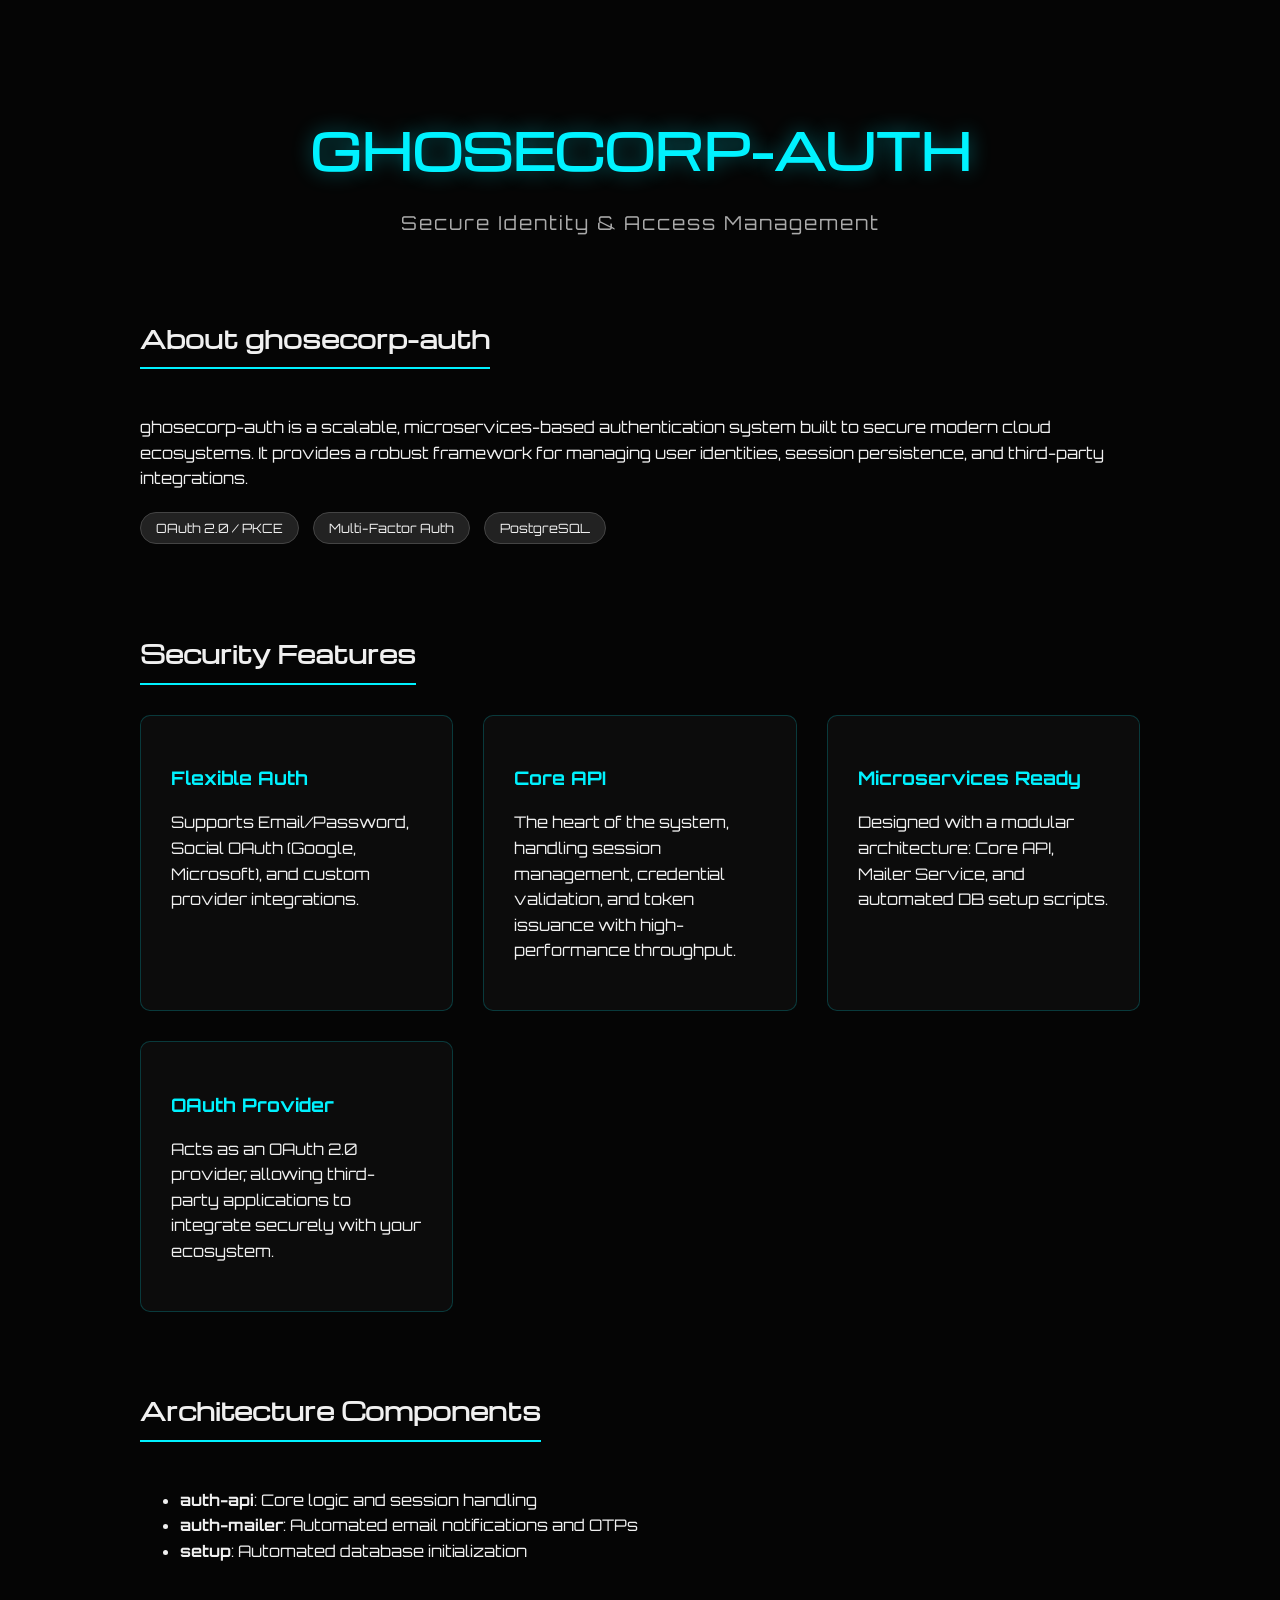
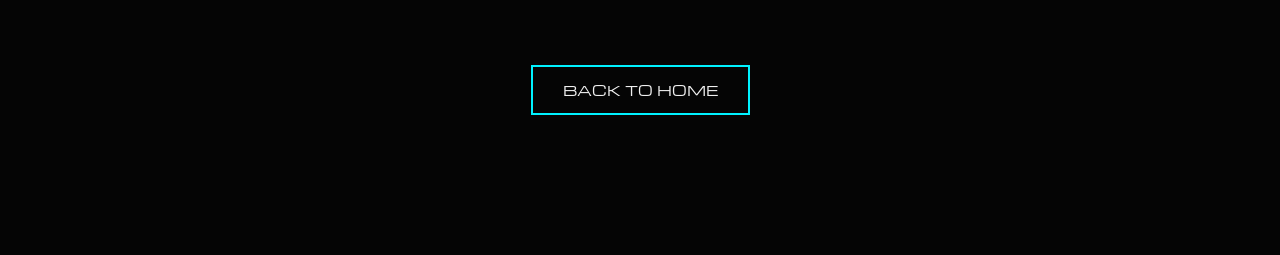
<file: products/ghosecorp-auth/index.html>
<!DOCTYPE html>
<html lang="en">
<head>
    <meta charset="UTF-8">
    <meta name="viewport" content="width=device-width, initial-scale=1.0">
    <title>ghosecorp-auth | Products | GHOSECORP</title>
    <link href="https://fonts.googleapis.com/css2?family=Michroma&family=Orbitron:wght@400;700&display=swap" rel="stylesheet">
    <style>
        :root {
            --bg-color: #050505;
            --text-color: #f0f0f0;
            --accent-color: #00f2ff;
            --accent-glow: rgba(0, 242, 255, 0.4);
        }
        body {
            background-color: var(--bg-color);
            color: var(--text-color);
            font-family: 'Orbitron', sans-serif;
            margin: 0;
            padding: 0;
            line-height: 1.6;
        }
        .container {
            max-width: 1000px;
            margin: 0 auto;
            padding: 80px 20px;
        }
        header {
            text-align: center;
            margin-bottom: 60px;
        }
        h1 {
            font-family: 'Michroma', sans-serif;
            text-transform: uppercase;
            color: var(--accent-color);
            font-size: 3rem;
            margin-bottom: 10px;
            text-shadow: 0 0 20px var(--accent-glow);
        }
        .subtitle {
            font-size: 1.2rem;
            color: #aaa;
            letter-spacing: 2px;
        }
        .section {
            margin-bottom: 60px;
        }
        h2 {
            font-family: 'Michroma', sans-serif;
            border-bottom: 2px solid var(--accent-color);
            padding-bottom: 10px;
            display: inline-block;
            margin-bottom: 30px;
            font-size: 1.5rem;
        }
        .grid {
            display: grid;
            grid-template-columns: repeat(auto-fit, minmax(280px, 1fr));
            gap: 30px;
        }
        .card {
            background: rgba(255, 255, 255, 0.03);
            border: 1px solid rgba(0, 242, 255, 0.2);
            padding: 30px;
            border-radius: 10px;
            transition: all 0.3s ease;
        }
        .card:hover {
            border-color: var(--accent-color);
            box-shadow: 0 0 15px var(--accent-glow);
            transform: translateY(-5px);
        }
        .card h3 {
            color: var(--accent-color);
            margin-bottom: 15px;
        }
        .tech-badge {
            display: inline-block;
            padding: 5px 15px;
            background: #222;
            border: 1px solid #444;
            border-radius: 20px;
            font-size: 0.8rem;
            margin-right: 10px;
            margin-bottom: 10px;
        }
        .back-btn {
            display: inline-block;
            margin-top: 40px;
            padding: 12px 30px;
            border: 2px solid var(--accent-color);
            color: var(--text-color);
            text-decoration: none;
            font-family: 'Michroma', sans-serif;
            text-transform: uppercase;
            font-size: 14px;
            transition: all 0.3s ease;
        }
        .back-btn:hover {
            background: var(--accent-color);
            color: #000;
        }
    </style>
</head>
<body>
    <div class="container">
        <header>
            <h1>ghosecorp-auth</h1>
            <p class="subtitle">Secure Identity & Access Management</p>
        </header>

        <section class="section">
            <h2>About ghosecorp-auth</h2>
            <p>ghosecorp-auth is a scalable, microservices-based authentication system built to secure modern cloud ecosystems. It provides a robust framework for managing user identities, session persistence, and third-party integrations.</p>
            <div style="margin-top: 20px;">
                <span class="tech-badge">OAuth 2.0 / PKCE</span>
                <span class="tech-badge">Multi-Factor Auth</span>
                <span class="tech-badge">PostgreSQL</span>
            </div>
        </section>

        <section class="section">
            <h2>Security Features</h2>
            <div class="grid">
                <div class="card">
                    <h3>Flexible Auth</h3>
                    <p>Supports Email/Password, Social OAuth (Google, Microsoft), and custom provider integrations.</p>
                </div>
                <div class="card">
                    <h3>Core API</h3>
                    <p>The heart of the system, handling session management, credential validation, and token issuance with high-performance throughput.</p>
                </div>
                <div class="card">
                    <h3>Microservices Ready</h3>
                    <p>Designed with a modular architecture: Core API, Mailer Service, and automated DB setup scripts.</p>
                </div>
                <div class="card">
                    <h3>OAuth Provider</h3>
                    <p>Acts as an OAuth 2.0 provider, allowing third-party applications to integrate securely with your ecosystem.</p>
                </div>
            </div>
        </section>

        <section class="section">
            <h2>Architecture Components</h2>
            <ul>
                <li><strong>auth-api</strong>: Core logic and session handling</li>
                <li><strong>auth-mailer</strong>: Automated email notifications and OTPs</li>
                <li><strong>setup</strong>: Automated database initialization</li>
            </ul>
        </section>

        <section class="section" style="text-align: center;">
            <a href="../../" class="back-btn">Back to Home</a>
        </section>
    </div>
</body>
</html>
</file>
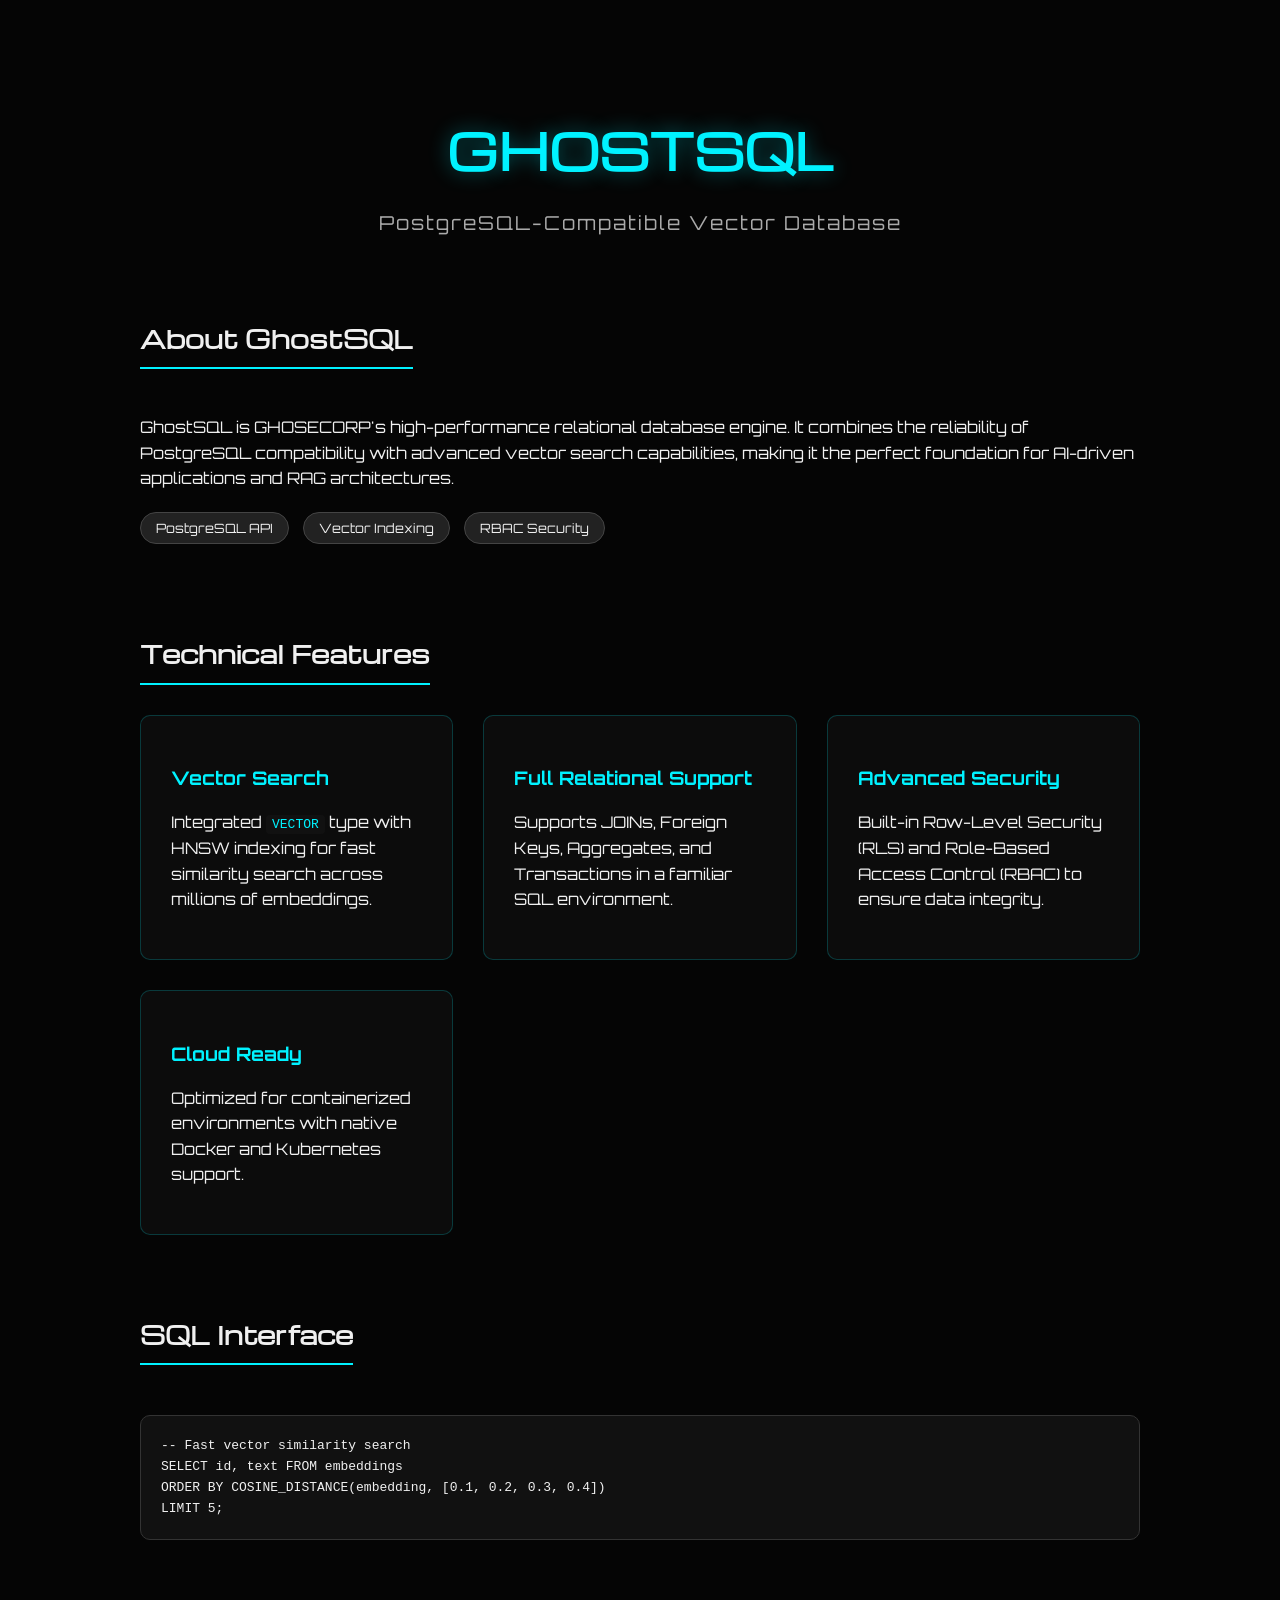
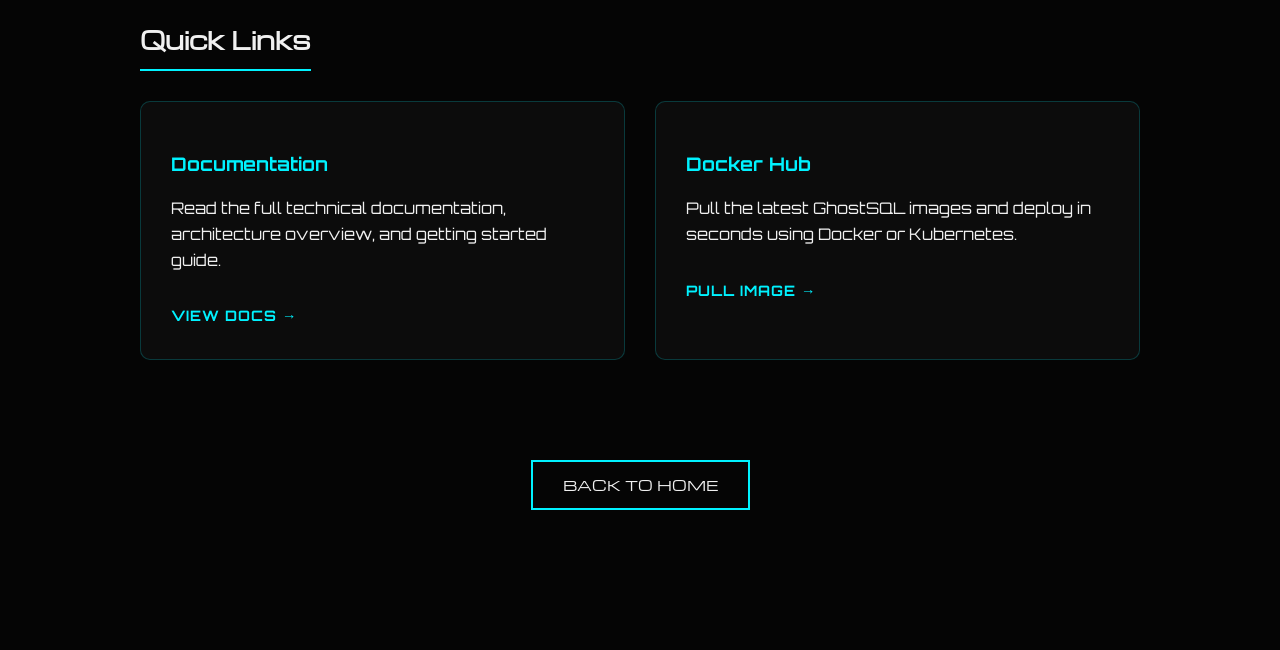
<file: products/ghostsql/index.html>
<!DOCTYPE html>
<html lang="en">
<head>
    <meta charset="UTF-8">
    <meta name="viewport" content="width=device-width, initial-scale=1.0">
    <title>GhostSQL | Products | GHOSECORP</title>
    <link href="https://fonts.googleapis.com/css2?family=Michroma&family=Orbitron:wght@400;700&display=swap" rel="stylesheet">
    <style>
        :root {
            --bg-color: #050505;
            --text-color: #f0f0f0;
            --accent-color: #00f2ff;
            --accent-glow: rgba(0, 242, 255, 0.4);
        }
        body {
            background-color: var(--bg-color);
            color: var(--text-color);
            font-family: 'Orbitron', sans-serif;
            margin: 0;
            padding: 0;
            line-height: 1.6;
        }
        .container {
            max-width: 1000px;
            margin: 0 auto;
            padding: 80px 20px;
        }
        header {
            text-align: center;
            margin-bottom: 60px;
        }
        h1 {
            font-family: 'Michroma', sans-serif;
            text-transform: uppercase;
            color: var(--accent-color);
            font-size: 3rem;
            margin-bottom: 10px;
            text-shadow: 0 0 20px var(--accent-glow);
        }
        .subtitle {
            font-size: 1.2rem;
            color: #aaa;
            letter-spacing: 2px;
        }
        .section {
            margin-bottom: 60px;
        }
        h2 {
            font-family: 'Michroma', sans-serif;
            border-bottom: 2px solid var(--accent-color);
            padding-bottom: 10px;
            display: inline-block;
            margin-bottom: 30px;
            font-size: 1.5rem;
        }
        .grid {
            display: grid;
            grid-template-columns: repeat(auto-fit, minmax(280px, 1fr));
            gap: 30px;
        }
        .card {
            background: rgba(255, 255, 255, 0.03);
            border: 1px solid rgba(0, 242, 255, 0.2);
            padding: 30px;
            border-radius: 10px;
            transition: all 0.3s ease;
        }
        .card:hover {
            border-color: var(--accent-color);
            box-shadow: 0 0 15px var(--accent-glow);
            transform: translateY(-5px);
        }
        .card h3 {
            color: var(--accent-color);
            margin-bottom: 15px;
        }
        code {
            background: #111;
            padding: 2px 6px;
            border-radius: 4px;
            color: var(--accent-color);
        }
        pre {
            background: #111;
            padding: 20px;
            border-radius: 10px;
            overflow-x: auto;
            border: 1px solid #333;
            margin: 20px 0;
        }
        .tech-badge {
            display: inline-block;
            padding: 5px 15px;
            background: #222;
            border: 1px solid #444;
            border-radius: 20px;
            font-size: 0.8rem;
            margin-right: 10px;
            margin-bottom: 10px;
        }
        .product-link {
            display: inline-block;
            margin-top: 15px;
            color: var(--accent-color);
            text-decoration: none;
            font-weight: bold;
            font-size: 0.9rem;
            text-transform: uppercase;
            letter-spacing: 1px;
            border-bottom: 1px solid transparent;
            transition: all 0.3s ease;
        }
        .product-link:hover {
            border-bottom-color: var(--accent-color);
            text-shadow: 0 0 10px var(--accent-glow);
        }
        .back-btn {
            display: inline-block;
            margin-top: 40px;
            padding: 12px 30px;
            border: 2px solid var(--accent-color);
            color: var(--text-color);
            text-decoration: none;
            font-family: 'Michroma', sans-serif;
            text-transform: uppercase;
            font-size: 14px;
            transition: all 0.3s ease;
        }
        .back-btn:hover {
            background: var(--accent-color);
            color: #000;
        }
    </style>
</head>
<body>
    <div class="container">
        <header>
            <h1>GhostSQL</h1>
            <p class="subtitle">PostgreSQL-Compatible Vector Database</p>
        </header>

        <section class="section">
            <h2>About GhostSQL</h2>
            <p>GhostSQL is GHOSECORP's high-performance relational database engine. It combines the reliability of PostgreSQL compatibility with advanced vector search capabilities, making it the perfect foundation for AI-driven applications and RAG architectures.</p>
            <div style="margin-top: 20px;">
                <span class="tech-badge">PostgreSQL API</span>
                <span class="tech-badge">Vector Indexing</span>
                <span class="tech-badge">RBAC Security</span>
            </div>
        </section>

        <section class="section">
            <h2>Technical Features</h2>
            <div class="grid">
                <div class="card">
                    <h3>Vector Search</h3>
                    <p>Integrated <code>VECTOR</code> type with HNSW indexing for fast similarity search across millions of embeddings.</p>
                </div>
                <div class="card">
                    <h3>Full Relational Support</h3>
                    <p>Supports JOINs, Foreign Keys, Aggregates, and Transactions in a familiar SQL environment.</p>
                </div>
                <div class="card">
                    <h3>Advanced Security</h3>
                    <p>Built-in Row-Level Security (RLS) and Role-Based Access Control (RBAC) to ensure data integrity.</p>
                </div>
                <div class="card">
                    <h3>Cloud Ready</h3>
                    <p>Optimized for containerized environments with native Docker and Kubernetes support.</p>
                </div>
            </div>
        </section>

        <section class="section">
            <h2>SQL Interface</h2>
            <pre>
-- Fast vector similarity search
SELECT id, text FROM embeddings
ORDER BY COSINE_DISTANCE(embedding, [0.1, 0.2, 0.3, 0.4])
LIMIT 5;</pre>
        </section>

        <section class="section">
            <h2>Quick Links</h2>
            <div class="grid">
                <a href="https://ghosecorp.github.io/ghostsql/" class="card" style="text-decoration: none; color: inherit;">
                    <h3>Documentation</h3>
                    <p>Read the full technical documentation, architecture overview, and getting started guide.</p>
                    <span class="product-link">View Docs →</span>
                </a>
                <a href="https://hub.docker.com/r/ghosecorp/ghostsql" class="card" style="text-decoration: none; color: inherit;">
                    <h3>Docker Hub</h3>
                    <p>Pull the latest GhostSQL images and deploy in seconds using Docker or Kubernetes.</p>
                    <span class="product-link">Pull Image →</span>
                </a>
            </div>
        </section>

        <section class="section" style="text-align: center;">
            <a href="../../" class="back-btn">Back to Home</a>
        </section>
    </div>
</body>
</html>
</file>
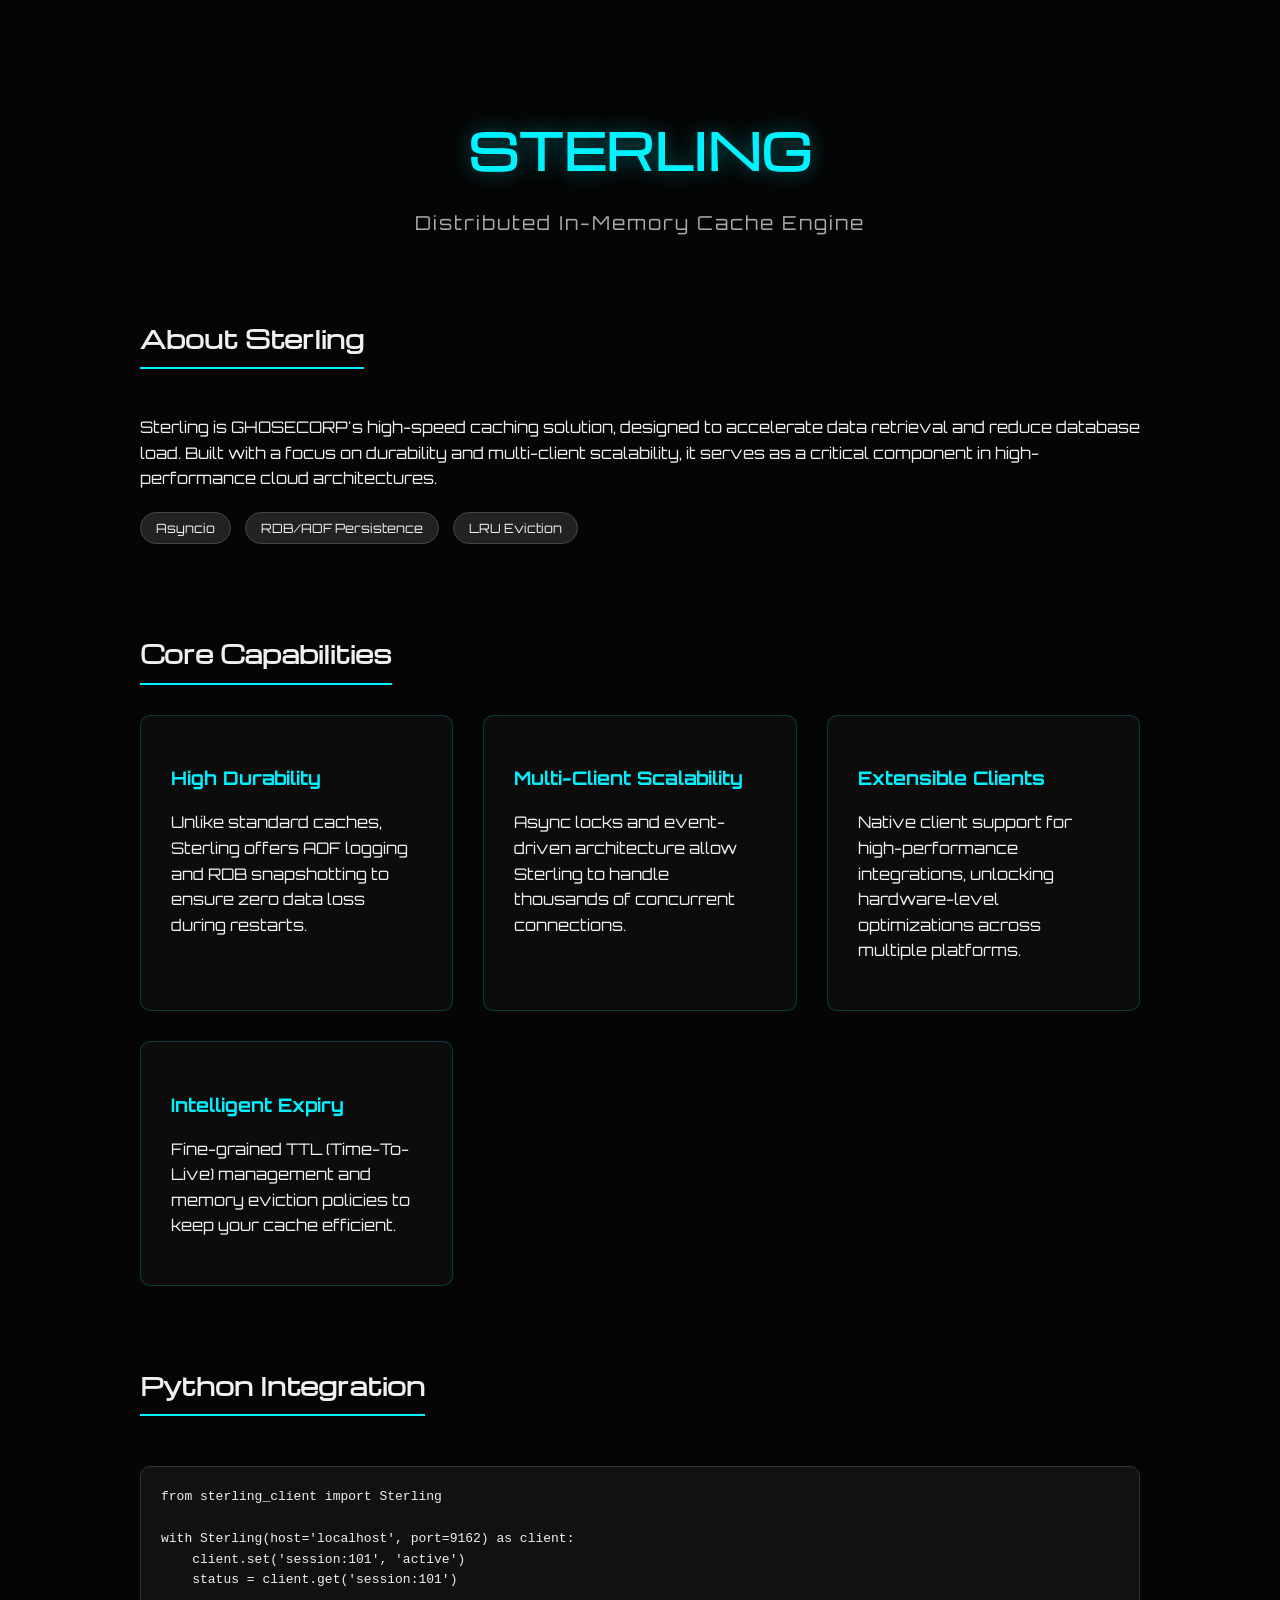
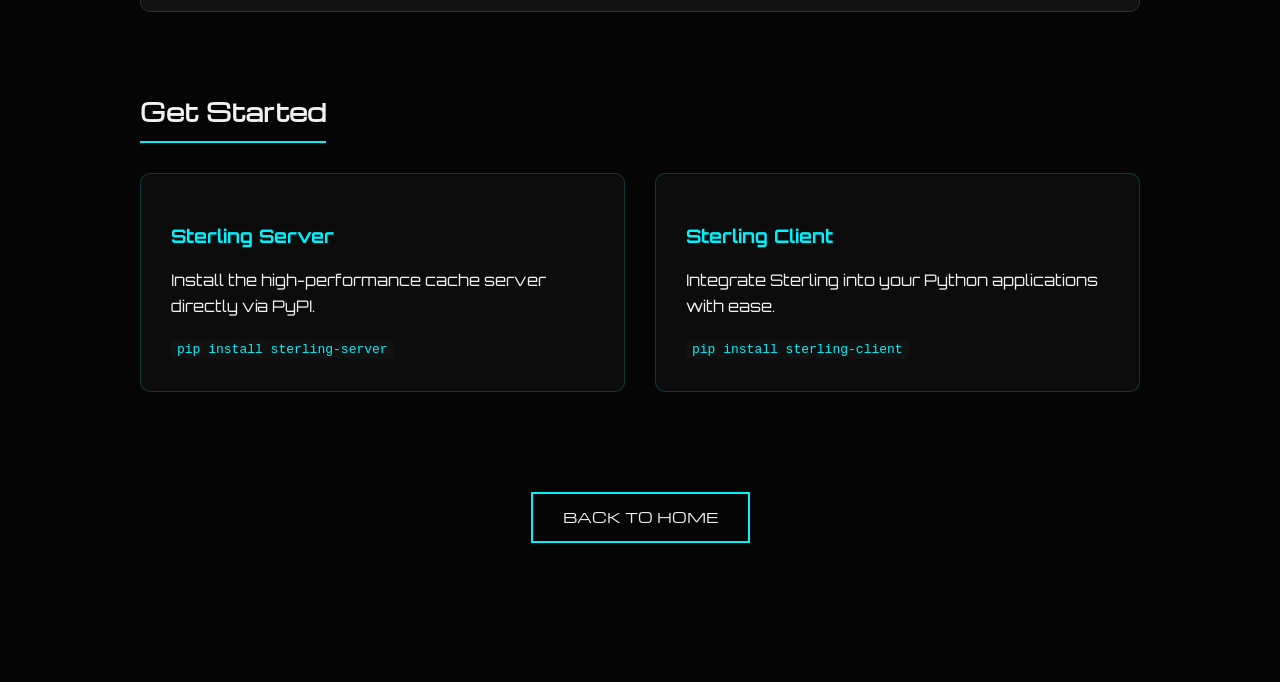
<file: products/sterling/index.html>
<!DOCTYPE html>
<html lang="en">
<head>
    <meta charset="UTF-8">
    <meta name="viewport" content="width=device-width, initial-scale=1.0">
    <title>Sterling | Products | GHOSECORP</title>
    <link href="https://fonts.googleapis.com/css2?family=Michroma&family=Orbitron:wght@400;700&display=swap" rel="stylesheet">
    <style>
        :root {
            --bg-color: #050505;
            --text-color: #f0f0f0;
            --accent-color: #00f2ff;
            --accent-glow: rgba(0, 242, 255, 0.4);
        }
        body {
            background-color: var(--bg-color);
            color: var(--text-color);
            font-family: 'Orbitron', sans-serif;
            margin: 0;
            padding: 0;
            line-height: 1.6;
        }
        .container {
            max-width: 1000px;
            margin: 0 auto;
            padding: 80px 20px;
        }
        header {
            text-align: center;
            margin-bottom: 60px;
        }
        h1 {
            font-family: 'Michroma', sans-serif;
            text-transform: uppercase;
            color: var(--accent-color);
            font-size: 3rem;
            margin-bottom: 10px;
            text-shadow: 0 0 20px var(--accent-glow);
        }
        .subtitle {
            font-size: 1.2rem;
            color: #aaa;
            letter-spacing: 2px;
        }
        .section {
            margin-bottom: 60px;
        }
        h2 {
            font-family: 'Michroma', sans-serif;
            border-bottom: 2px solid var(--accent-color);
            padding-bottom: 10px;
            display: inline-block;
            margin-bottom: 30px;
            font-size: 1.5rem;
        }
        .grid {
            display: grid;
            grid-template-columns: repeat(auto-fit, minmax(280px, 1fr));
            gap: 30px;
        }
        .card {
            background: rgba(255, 255, 255, 0.03);
            border: 1px solid rgba(0, 242, 255, 0.2);
            padding: 30px;
            border-radius: 10px;
            transition: all 0.3s ease;
        }
        .card:hover {
            border-color: var(--accent-color);
            box-shadow: 0 0 15px var(--accent-glow);
            transform: translateY(-5px);
        }
        .card h3 {
            color: var(--accent-color);
            margin-bottom: 15px;
        }
        pre {
            background: #111;
            padding: 20px;
            border-radius: 10px;
            overflow-x: auto;
            border: 1px solid #333;
            margin: 20px 0;
        }
        .tech-badge {
            display: inline-block;
            padding: 5px 15px;
            background: #222;
            border: 1px solid #444;
            border-radius: 20px;
            font-size: 0.8rem;
            margin-right: 10px;
            margin-bottom: 10px;
        }
        code {
            background: #111;
            padding: 2px 6px;
            border-radius: 4px;
            color: var(--accent-color);
        }
        .product-link {
            display: inline-block;
            margin-top: 15px;
            color: var(--accent-color);
            text-decoration: none;
            font-weight: bold;
            font-size: 0.9rem;
            text-transform: uppercase;
            letter-spacing: 1px;
            border-bottom: 1px solid transparent;
            transition: all 0.3s ease;
        }
        .product-link:hover {
            border-bottom-color: var(--accent-color);
            text-shadow: 0 0 10px var(--accent-glow);
        }
        .back-btn {
            display: inline-block;
            margin-top: 40px;
            padding: 12px 30px;
            border: 2px solid var(--accent-color);
            color: var(--text-color);
            text-decoration: none;
            font-family: 'Michroma', sans-serif;
            text-transform: uppercase;
            font-size: 14px;
            transition: all 0.3s ease;
        }
        .back-btn:hover {
            background: var(--accent-color);
            color: #000;
        }
    </style>
</head>
<body>
    <div class="container">
        <header>
            <h1>Sterling</h1>
            <p class="subtitle">Distributed In-Memory Cache Engine</p>
        </header>

        <section class="section">
            <h2>About Sterling</h2>
            <p>Sterling is GHOSECORP's high-speed caching solution, designed to accelerate data retrieval and reduce database load. Built with a focus on durability and multi-client scalability, it serves as a critical component in high-performance cloud architectures.</p>
            <div style="margin-top: 20px;">
                <span class="tech-badge">Asyncio</span>
                <span class="tech-badge">RDB/AOF Persistence</span>
                <span class="tech-badge">LRU Eviction</span>
            </div>
        </section>

        <section class="section">
            <h2>Core Capabilities</h2>
            <div class="grid">
                <div class="card">
                    <h3>High Durability</h3>
                    <p>Unlike standard caches, Sterling offers AOF logging and RDB snapshotting to ensure zero data loss during restarts.</p>
                </div>
                <div class="card">
                    <h3>Multi-Client Scalability</h3>
                    <p>Async locks and event-driven architecture allow Sterling to handle thousands of concurrent connections.</p>
                </div>
                <div class="card">
                    <h3>Extensible Clients</h3>
                    <p>Native client support for high-performance integrations, unlocking hardware-level optimizations across multiple platforms.</p>
                </div>
                <div class="card">
                    <h3>Intelligent Expiry</h3>
                    <p>Fine-grained TTL (Time-To-Live) management and memory eviction policies to keep your cache efficient.</p>
                </div>
            </div>
        </section>

        <section class="section">
            <h2>Python Integration</h2>
            <pre>
from sterling_client import Sterling

with Sterling(host='localhost', port=9162) as client:
    client.set('session:101', 'active')
    status = client.get('session:101')</pre>
        </section>

        <section class="section">
            <h2>Get Started</h2>
            <div class="grid">
                <a href="https://pypi.org/project/sterling-server/" class="card" style="text-decoration: none; color: inherit;">
                    <h3>Sterling Server</h3>
                    <p>Install the high-performance cache server directly via PyPI.</p>
                    <code>pip install sterling-server</code>
                </a>
                <a href="https://pypi.org/project/sterling-client/" class="card" style="text-decoration: none; color: inherit;">
                    <h3>Sterling Client</h3>
                    <p>Integrate Sterling into your Python applications with ease.</p>
                    <code>pip install sterling-client</code>
                </a>
            </div>
        </section>

        <section class="section" style="text-align: center;">
            <a href="../../" class="back-btn">Back to Home</a>
        </section>
    </div>
</body>
</html>
</file>
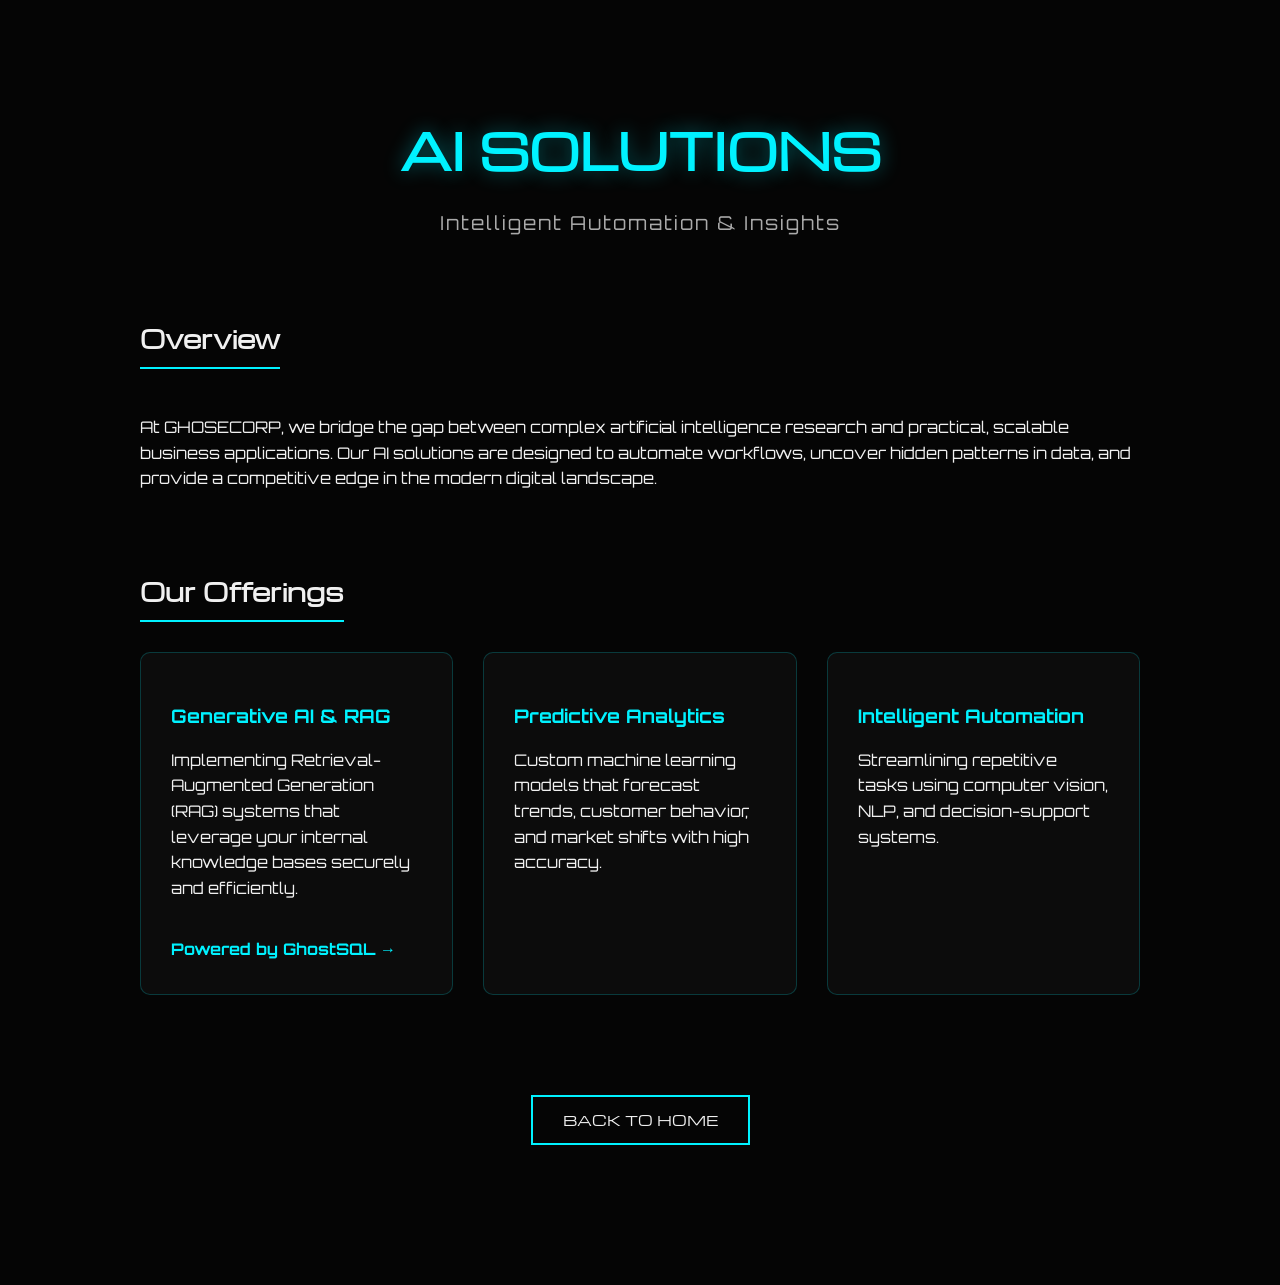
<file: services/ai-solutions/index.html>
<!DOCTYPE html>
<html lang="en">
<head>
    <meta charset="UTF-8">
    <meta name="viewport" content="width=device-width, initial-scale=1.0">
    <title>AI Solutions | Services | GHOSECORP</title>
    <link href="https://fonts.googleapis.com/css2?family=Michroma&family=Orbitron:wght@400;700&display=swap" rel="stylesheet">
    <style>
        :root {
            --bg-color: #050505;
            --text-color: #f0f0f0;
            --accent-color: #00f2ff;
            --accent-glow: rgba(0, 242, 255, 0.4);
        }
        body {
            background-color: var(--bg-color);
            color: var(--text-color);
            font-family: 'Orbitron', sans-serif;
            margin: 0;
            padding: 0;
            line-height: 1.6;
        }
        .container {
            max-width: 1000px;
            margin: 0 auto;
            padding: 80px 20px;
        }
        header {
            text-align: center;
            margin-bottom: 60px;
        }
        h1 {
            font-family: 'Michroma', sans-serif;
            text-transform: uppercase;
            color: var(--accent-color);
            font-size: 3rem;
            margin-bottom: 10px;
            text-shadow: 0 0 20px var(--accent-glow);
        }
        .subtitle {
            font-size: 1.2rem;
            color: #aaa;
            letter-spacing: 2px;
        }
        .section {
            margin-bottom: 60px;
        }
        h2 {
            font-family: 'Michroma', sans-serif;
            border-bottom: 2px solid var(--accent-color);
            padding-bottom: 10px;
            display: inline-block;
            margin-bottom: 30px;
            font-size: 1.5rem;
        }
        .grid {
            display: grid;
            grid-template-columns: repeat(auto-fit, minmax(280px, 1fr));
            gap: 30px;
        }
        .card {
            background: rgba(255, 255, 255, 0.03);
            border: 1px solid rgba(0, 242, 255, 0.2);
            padding: 30px;
            border-radius: 10px;
            transition: all 0.3s ease;
        }
        .card:hover {
            border-color: var(--accent-color);
            box-shadow: 0 0 15px var(--accent-glow);
            transform: translateY(-5px);
        }
        .card h3 {
            color: var(--accent-color);
            margin-bottom: 15px;
        }
        .product-link {
            display: inline-block;
            margin-top: 20px;
            color: var(--accent-color);
            text-decoration: none;
            font-weight: bold;
            border-bottom: 1px solid transparent;
            transition: all 0.3s ease;
        }
        .product-link:hover {
            border-bottom-color: var(--accent-color);
            text-shadow: 0 0 10px var(--accent-glow);
        }
        .back-btn {
            display: inline-block;
            margin-top: 40px;
            padding: 12px 30px;
            border: 2px solid var(--accent-color);
            color: var(--text-color);
            text-decoration: none;
            font-family: 'Michroma', sans-serif;
            text-transform: uppercase;
            font-size: 14px;
            transition: all 0.3s ease;
        }
        .back-btn:hover {
            background: var(--accent-color);
            color: #000;
        }
    </style>
</head>
<body>
    <div class="container">
        <header>
            <h1>AI Solutions</h1>
            <p class="subtitle">Intelligent Automation & Insights</p>
        </header>

        <section class="section">
            <h2>Overview</h2>
            <p>At GHOSECORP, we bridge the gap between complex artificial intelligence research and practical, scalable business applications. Our AI solutions are designed to automate workflows, uncover hidden patterns in data, and provide a competitive edge in the modern digital landscape.</p>
        </section>

        <section class="section">
            <h2>Our Offerings</h2>
            <div class="grid">
                <div class="card">
                    <h3>Generative AI & RAG</h3>
                    <p>Implementing Retrieval-Augmented Generation (RAG) systems that leverage your internal knowledge bases securely and efficiently.</p>
                    <a href="../../products/ghostsql/" class="product-link">Powered by GhostSQL →</a>
                </div>
                <div class="card">
                    <h3>Predictive Analytics</h3>
                    <p>Custom machine learning models that forecast trends, customer behavior, and market shifts with high accuracy.</p>
                </div>
                <div class="card">
                    <h3>Intelligent Automation</h3>
                    <p>Streamlining repetitive tasks using computer vision, NLP, and decision-support systems.</p>
                </div>
            </div>
        </section>

        <section class="section" style="text-align: center;">
            <a href="../../" class="back-btn">Back to Home</a>
        </section>
    </div>
</body>
</html>
</file>
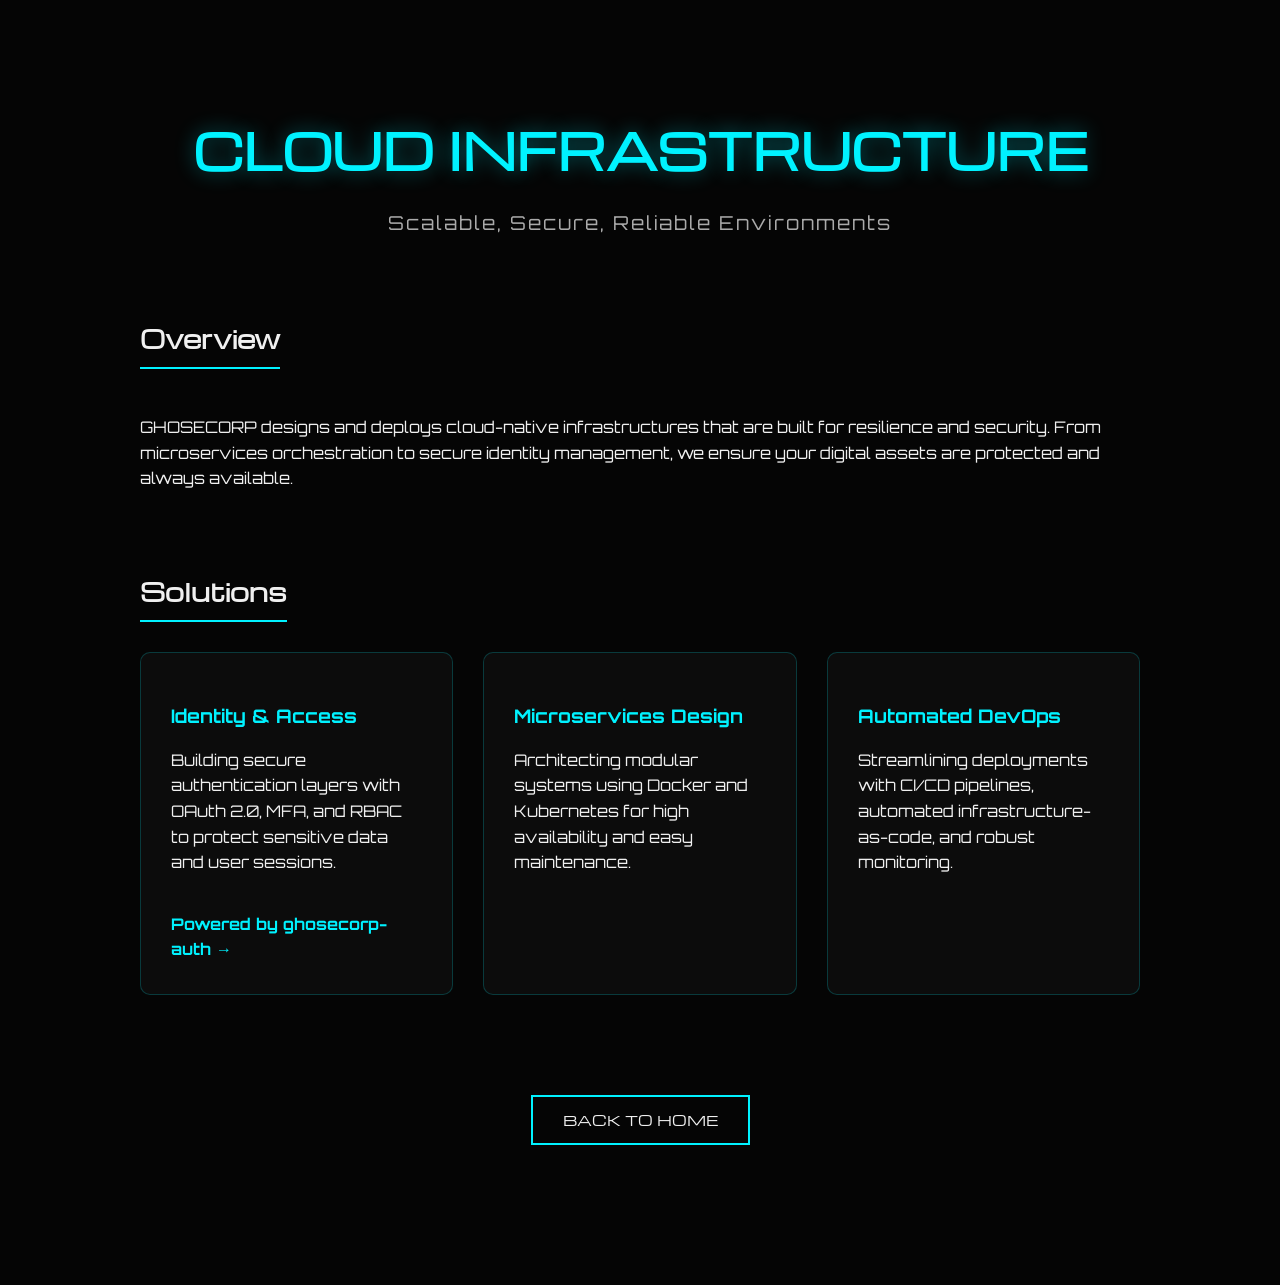
<file: services/cloud-infrastructure/index.html>
<!DOCTYPE html>
<html lang="en">
<head>
    <meta charset="UTF-8">
    <meta name="viewport" content="width=device-width, initial-scale=1.0">
    <title>Cloud Infrastructure | Services | GHOSECORP</title>
    <link href="https://fonts.googleapis.com/css2?family=Michroma&family=Orbitron:wght@400;700&display=swap" rel="stylesheet">
    <style>
        :root {
            --bg-color: #050505;
            --text-color: #f0f0f0;
            --accent-color: #00f2ff;
            --accent-glow: rgba(0, 242, 255, 0.4);
        }
        body {
            background-color: var(--bg-color);
            color: var(--text-color);
            font-family: 'Orbitron', sans-serif;
            margin: 0;
            padding: 0;
            line-height: 1.6;
        }
        .container {
            max-width: 1000px;
            margin: 0 auto;
            padding: 80px 20px;
        }
        header {
            text-align: center;
            margin-bottom: 60px;
        }
        h1 {
            font-family: 'Michroma', sans-serif;
            text-transform: uppercase;
            color: var(--accent-color);
            font-size: 3rem;
            margin-bottom: 10px;
            text-shadow: 0 0 20px var(--accent-glow);
        }
        .subtitle {
            font-size: 1.2rem;
            color: #aaa;
            letter-spacing: 2px;
        }
        .section {
            margin-bottom: 60px;
        }
        h2 {
            font-family: 'Michroma', sans-serif;
            border-bottom: 2px solid var(--accent-color);
            padding-bottom: 10px;
            display: inline-block;
            margin-bottom: 30px;
            font-size: 1.5rem;
        }
        .grid {
            display: grid;
            grid-template-columns: repeat(auto-fit, minmax(280px, 1fr));
            gap: 30px;
        }
        .card {
            background: rgba(255, 255, 255, 0.03);
            border: 1px solid rgba(0, 242, 255, 0.2);
            padding: 30px;
            border-radius: 10px;
            transition: all 0.3s ease;
        }
        .card:hover {
            border-color: var(--accent-color);
            box-shadow: 0 0 15px var(--accent-glow);
            transform: translateY(-5px);
        }
        .card h3 {
            color: var(--accent-color);
            margin-bottom: 15px;
        }
        .product-link {
            display: inline-block;
            margin-top: 20px;
            color: var(--accent-color);
            text-decoration: none;
            font-weight: bold;
            border-bottom: 1px solid transparent;
            transition: all 0.3s ease;
        }
        .product-link:hover {
            border-bottom-color: var(--accent-color);
            text-shadow: 0 0 10px var(--accent-glow);
        }
        .back-btn {
            display: inline-block;
            margin-top: 40px;
            padding: 12px 30px;
            border: 2px solid var(--accent-color);
            color: var(--text-color);
            text-decoration: none;
            font-family: 'Michroma', sans-serif;
            text-transform: uppercase;
            font-size: 14px;
            transition: all 0.3s ease;
        }
        .back-btn:hover {
            background: var(--accent-color);
            color: #000;
        }
    </style>
</head>
<body>
    <div class="container">
        <header>
            <h1>Cloud Infrastructure</h1>
            <p class="subtitle">Scalable, Secure, Reliable Environments</p>
        </header>

        <section class="section">
            <h2>Overview</h2>
            <p>GHOSECORP designs and deploys cloud-native infrastructures that are built for resilience and security. From microservices orchestration to secure identity management, we ensure your digital assets are protected and always available.</p>
        </section>

        <section class="section">
            <h2>Solutions</h2>
            <div class="grid">
                <div class="card">
                    <h3>Identity & Access</h3>
                    <p>Building secure authentication layers with OAuth 2.0, MFA, and RBAC to protect sensitive data and user sessions.</p>
                    <a href="../../products/ghosecorp-auth/" class="product-link">Powered by ghosecorp-auth →</a>
                </div>
                <div class="card">
                    <h3>Microservices Design</h3>
                    <p>Architecting modular systems using Docker and Kubernetes for high availability and easy maintenance.</p>
                </div>
                <div class="card">
                    <h3>Automated DevOps</h3>
                    <p>Streamlining deployments with CI/CD pipelines, automated infrastructure-as-code, and robust monitoring.</p>
                </div>
            </div>
        </section>

        <section class="section" style="text-align: center;">
            <a href="../../" class="back-btn">Back to Home</a>
        </section>
    </div>
</body>
</html>
</file>
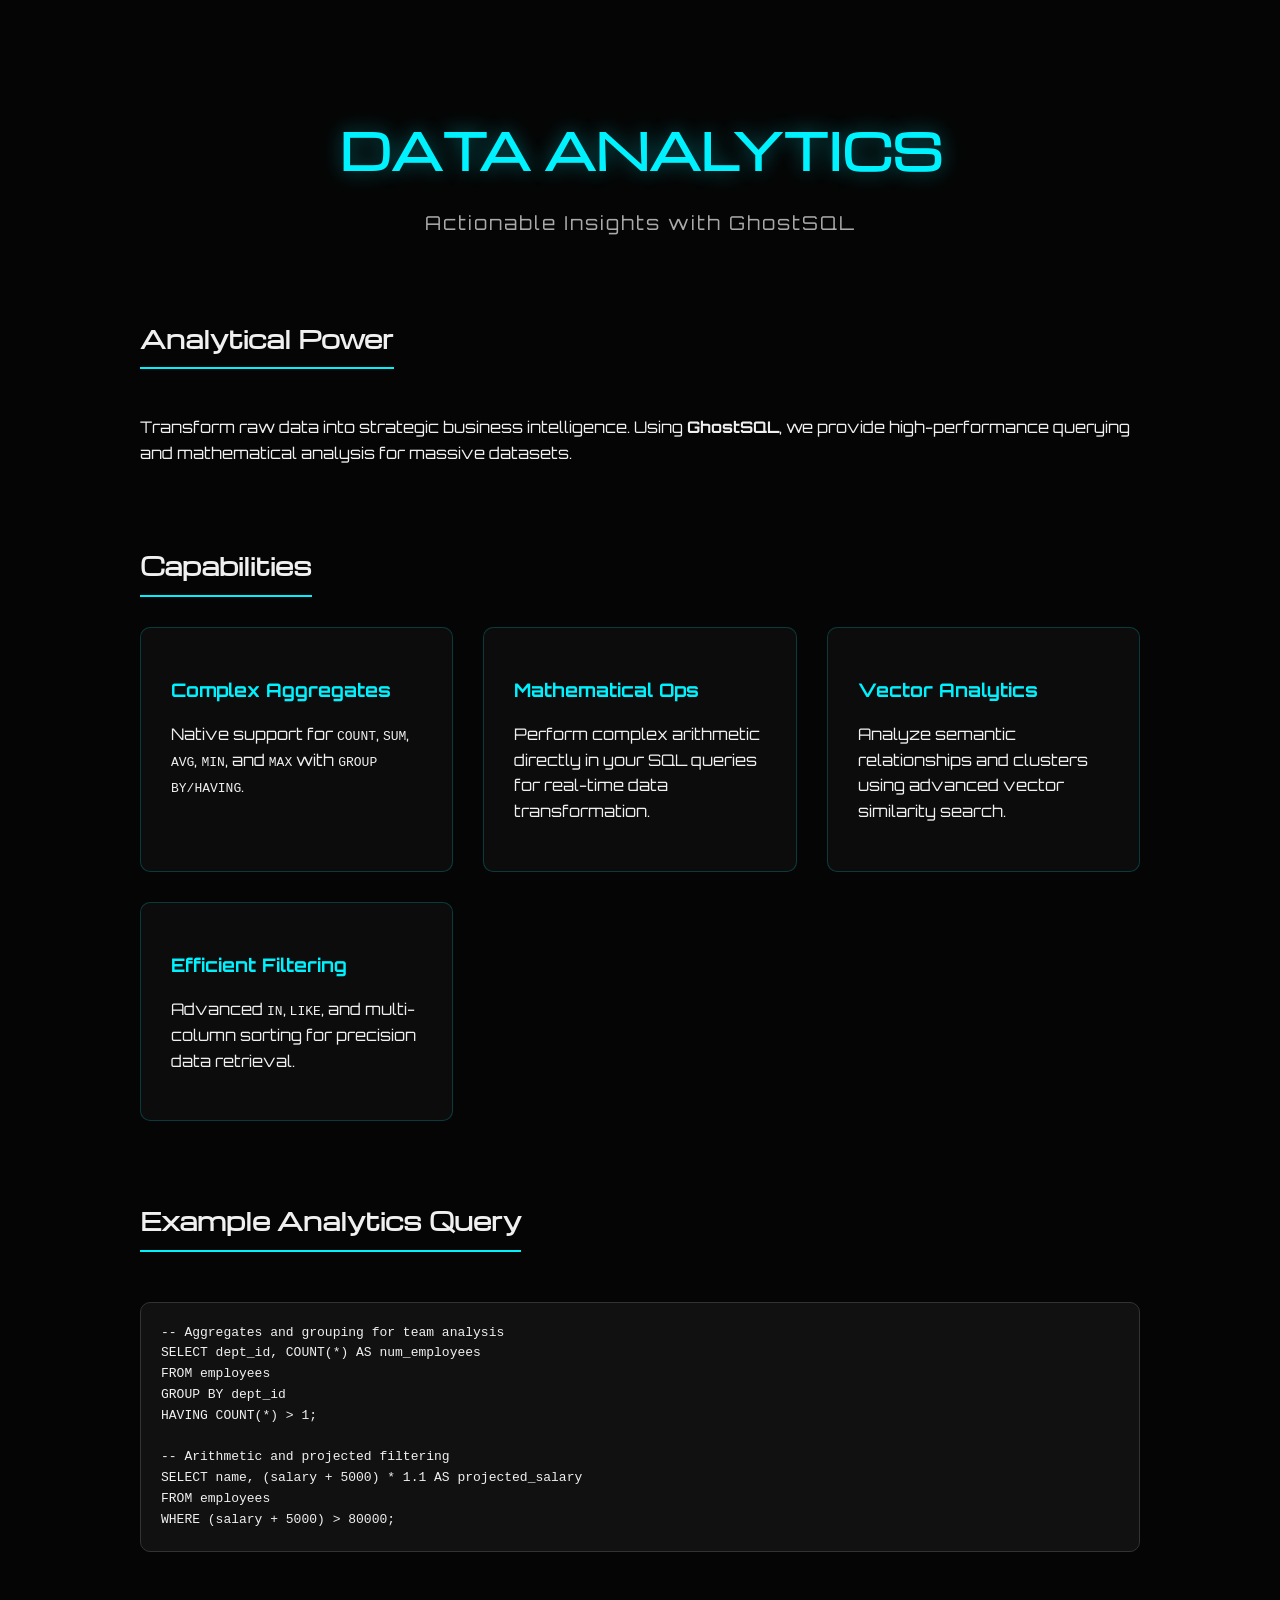
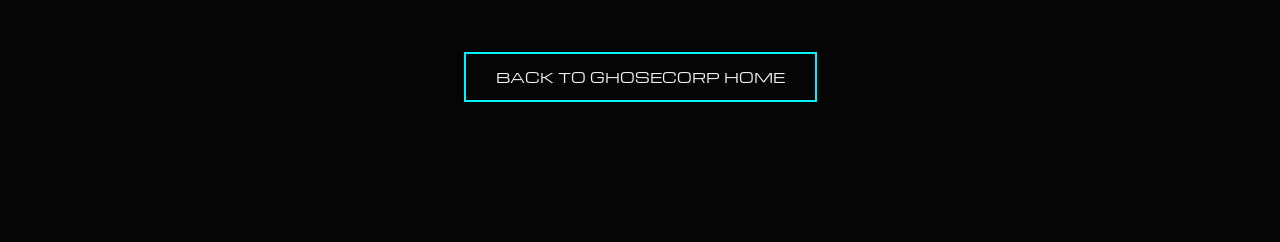
<file: services/data-analytics/index.html>
<!DOCTYPE html>
<html lang="en">
<head>
    <meta charset="UTF-8">
    <meta name="viewport" content="width=device-width, initial-scale=1.0">
    <title>Data Analytics | GhostSQL | GHOSECORP</title>
    <link href="https://fonts.googleapis.com/css2?family=Michroma&family=Orbitron:wght@400;700&display=swap" rel="stylesheet">
    <style>
        :root {
            --bg-color: #050505;
            --text-color: #f0f0f0;
            --accent-color: #00f2ff;
            --accent-glow: rgba(0, 242, 255, 0.4);
        }
        body {
            background-color: var(--bg-color);
            color: var(--text-color);
            font-family: 'Orbitron', sans-serif;
            margin: 0;
            padding: 0;
            line-height: 1.6;
        }
        .container {
            max-width: 1000px;
            margin: 0 auto;
            padding: 80px 20px;
        }
        header {
            text-align: center;
            margin-bottom: 60px;
        }
        h1 {
            font-family: 'Michroma', sans-serif;
            text-transform: uppercase;
            color: var(--accent-color);
            font-size: 3rem;
            margin-bottom: 10px;
            text-shadow: 0 0 20px var(--accent-glow);
        }
        .subtitle {
            font-size: 1.2rem;
            color: #aaa;
            letter-spacing: 2px;
        }
        .section {
            margin-bottom: 60px;
        }
        h2 {
            font-family: 'Michroma', sans-serif;
            border-bottom: 2px solid var(--accent-color);
            padding-bottom: 10px;
            display: inline-block;
            margin-bottom: 30px;
            font-size: 1.5rem;
        }
        .grid {
            display: grid;
            grid-template-columns: repeat(auto-fit, minmax(280px, 1fr));
            gap: 30px;
        }
        .card {
            background: rgba(255, 255, 255, 0.03);
            border: 1px solid rgba(0, 242, 255, 0.2);
            padding: 30px;
            border-radius: 10px;
            transition: all 0.3s ease;
        }
        .card:hover {
            border-color: var(--accent-color);
            box-shadow: 0 0 15px var(--accent-glow);
            transform: translateY(-5px);
        }
        .card h3 {
            color: var(--accent-color);
            margin-bottom: 15px;
        }
        pre {
            background: #111;
            padding: 20px;
            border-radius: 10px;
            overflow-x: auto;
            border: 1px solid #333;
            margin: 20px 0;
        }
        .back-btn {
            display: inline-block;
            margin-top: 40px;
            padding: 12px 30px;
            border: 2px solid var(--accent-color);
            color: var(--text-color);
            text-decoration: none;
            font-family: 'Michroma', sans-serif;
            text-transform: uppercase;
            font-size: 14px;
            transition: all 0.3s ease;
        }
        .back-btn:hover {
            background: var(--accent-color);
            color: #000;
        }
    </style>
</head>
<body>
    <div class="container">
        <header>
            <h1>Data Analytics</h1>
            <p class="subtitle">Actionable Insights with GhostSQL</p>
        </header>

        <section class="section">
            <h2>Analytical Power</h2>
            <p>Transform raw data into strategic business intelligence. Using <strong>GhostSQL</strong>, we provide high-performance querying and mathematical analysis for massive datasets.</p>
        </section>

        <section class="section">
            <h2>Capabilities</h2>
            <div class="grid">
                <div class="card">
                    <h3>Complex Aggregates</h3>
                    <p>Native support for <code>COUNT</code>, <code>SUM</code>, <code>AVG</code>, <code>MIN</code>, and <code>MAX</code> with <code>GROUP BY/HAVING</code>.</p>
                </div>
                <div class="card">
                    <h3>Mathematical Ops</h3>
                    <p>Perform complex arithmetic directly in your SQL queries for real-time data transformation.</p>
                </div>
                <div class="card">
                    <h3>Vector Analytics</h3>
                    <p>Analyze semantic relationships and clusters using advanced vector similarity search.</p>
                </div>
                <div class="card">
                    <h3>Efficient Filtering</h3>
                    <p>Advanced <code>IN</code>, <code>LIKE</code>, and multi-column sorting for precision data retrieval.</p>
                </div>
            </div>
        </section>

        <section class="section">
            <h2>Example Analytics Query</h2>
            <pre>
-- Aggregates and grouping for team analysis
SELECT dept_id, COUNT(*) AS num_employees
FROM employees
GROUP BY dept_id
HAVING COUNT(*) > 1;

-- Arithmetic and projected filtering
SELECT name, (salary + 5000) * 1.1 AS projected_salary 
FROM employees 
WHERE (salary + 5000) > 80000;</pre>
        </section>

        <section class="section" style="text-align: center;">
            <a href="../../" class="back-btn">Back to GHOSECORP Home</a>
        </section>
    </div>
</body>
</html>
</file>
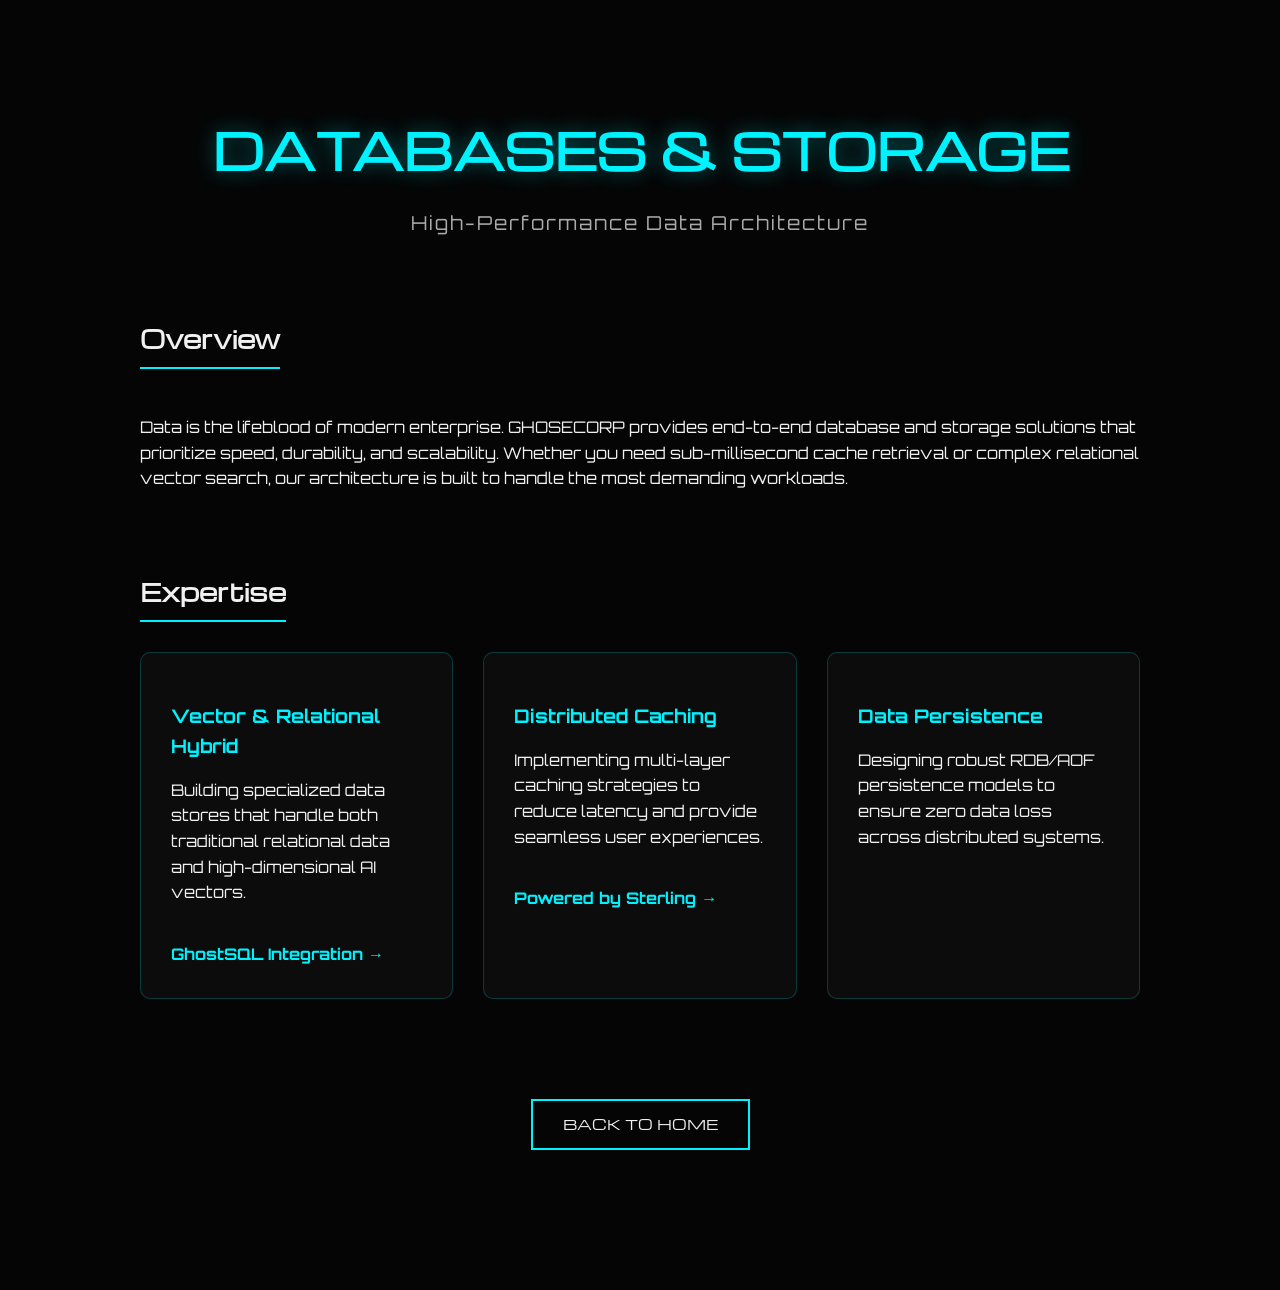
<file: services/databases-and-storage/index.html>
<!DOCTYPE html>
<html lang="en">
<head>
    <meta charset="UTF-8">
    <meta name="viewport" content="width=device-width, initial-scale=1.0">
    <title>Databases & Storage | Services | GHOSECORP</title>
    <link href="https://fonts.googleapis.com/css2?family=Michroma&family=Orbitron:wght@400;700&display=swap" rel="stylesheet">
    <style>
        :root {
            --bg-color: #050505;
            --text-color: #f0f0f0;
            --accent-color: #00f2ff;
            --accent-glow: rgba(0, 242, 255, 0.4);
        }
        body {
            background-color: var(--bg-color);
            color: var(--text-color);
            font-family: 'Orbitron', sans-serif;
            margin: 0;
            padding: 0;
            line-height: 1.6;
        }
        .container {
            max-width: 1000px;
            margin: 0 auto;
            padding: 80px 20px;
        }
        header {
            text-align: center;
            margin-bottom: 60px;
        }
        h1 {
            font-family: 'Michroma', sans-serif;
            text-transform: uppercase;
            color: var(--accent-color);
            font-size: 3rem;
            margin-bottom: 10px;
            text-shadow: 0 0 20px var(--accent-glow);
        }
        .subtitle {
            font-size: 1.2rem;
            color: #aaa;
            letter-spacing: 2px;
        }
        .section {
            margin-bottom: 60px;
        }
        h2 {
            font-family: 'Michroma', sans-serif;
            border-bottom: 2px solid var(--accent-color);
            padding-bottom: 10px;
            display: inline-block;
            margin-bottom: 30px;
            font-size: 1.5rem;
        }
        .grid {
            display: grid;
            grid-template-columns: repeat(auto-fit, minmax(280px, 1fr));
            gap: 30px;
        }
        .card {
            background: rgba(255, 255, 255, 0.03);
            border: 1px solid rgba(0, 242, 255, 0.2);
            padding: 30px;
            border-radius: 10px;
            transition: all 0.3s ease;
        }
        .card:hover {
            border-color: var(--accent-color);
            box-shadow: 0 0 15px var(--accent-glow);
            transform: translateY(-5px);
        }
        .card h3 {
            color: var(--accent-color);
            margin-bottom: 15px;
        }
        .product-link {
            display: inline-block;
            margin-top: 20px;
            color: var(--accent-color);
            text-decoration: none;
            font-weight: bold;
            border-bottom: 1px solid transparent;
            transition: all 0.3s ease;
            margin-right: 20px;
        }
        .product-link:hover {
            border-bottom-color: var(--accent-color);
            text-shadow: 0 0 10px var(--accent-glow);
        }
        .back-btn {
            display: inline-block;
            margin-top: 40px;
            padding: 12px 30px;
            border: 2px solid var(--accent-color);
            color: var(--text-color);
            text-decoration: none;
            font-family: 'Michroma', sans-serif;
            text-transform: uppercase;
            font-size: 14px;
            transition: all 0.3s ease;
        }
        .back-btn:hover {
            background: var(--accent-color);
            color: #000;
        }
    </style>
</head>
<body>
    <div class="container">
        <header>
            <h1>Databases & Storage</h1>
            <p class="subtitle">High-Performance Data Architecture</p>
        </header>

        <section class="section">
            <h2>Overview</h2>
            <p>Data is the lifeblood of modern enterprise. GHOSECORP provides end-to-end database and storage solutions that prioritize speed, durability, and scalability. Whether you need sub-millisecond cache retrieval or complex relational vector search, our architecture is built to handle the most demanding workloads.</p>
        </section>

        <section class="section">
            <h2>Expertise</h2>
            <div class="grid">
                <div class="card">
                    <h3>Vector & Relational Hybrid</h3>
                    <p>Building specialized data stores that handle both traditional relational data and high-dimensional AI vectors.</p>
                    <a href="../../products/ghostsql/" class="product-link">GhostSQL Integration →</a>
                </div>
                <div class="card">
                    <h3>Distributed Caching</h3>
                    <p>Implementing multi-layer caching strategies to reduce latency and provide seamless user experiences.</p>
                    <a href="../../products/sterling/" class="product-link">Powered by Sterling →</a>
                </div>
                <div class="card">
                    <h3>Data Persistence</h3>
                    <p>Designing robust RDB/AOF persistence models to ensure zero data loss across distributed systems.</p>
                </div>
            </div>
        </section>

        <section class="section" style="text-align: center;">
            <a href="../../" class="back-btn">Back to Home</a>
        </section>
    </div>
</body>
</html>
</file>
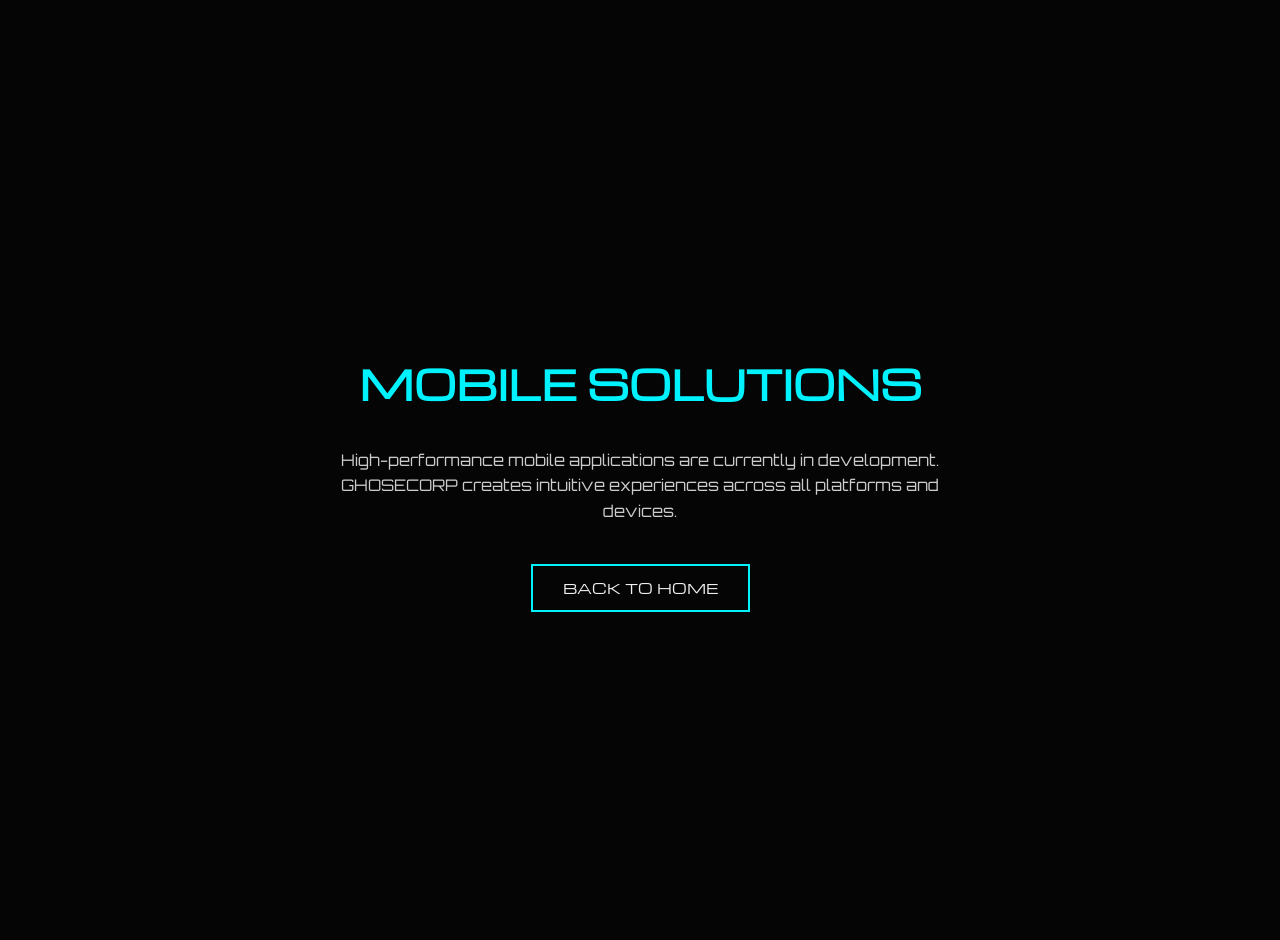
<file: services/mobile-solutions/index.html>
<!DOCTYPE html>
<html lang="en">
<head>
    <meta charset="UTF-8">
    <meta name="viewport" content="width=device-width, initial-scale=1.0">
    <title>Mobile Solutions | GHOSECORP</title>
    <link href="https://fonts.googleapis.com/css2?family=Michroma&family=Orbitron:wght@400;700&display=swap" rel="stylesheet">
    <style>
        :root {
            --bg-color: #050505;
            --text-color: #f0f0f0;
            --accent-color: #00f2ff;
        }
        body {
            background-color: var(--bg-color);
            color: var(--text-color);
            font-family: 'Orbitron', sans-serif;
            display: flex;
            flex-direction: column;
            align-items: center;
            justify-content: center;
            height: 100vh;
            margin: 0;
            text-align: center;
            padding: 20px;
        }
        h1 {
            font-family: 'Michroma', sans-serif;
            text-transform: uppercase;
            color: var(--accent-color);
            margin-bottom: 20px;
            font-size: 2.5rem;
        }
        p {
            max-width: 600px;
            margin-bottom: 40px;
            line-height: 1.6;
            color: #ccc;
        }
        .back-btn {
            padding: 12px 30px;
            border: 2px solid var(--accent-color);
            color: var(--text-color);
            text-decoration: none;
            font-family: 'Michroma', sans-serif;
            text-transform: uppercase;
            font-size: 14px;
            transition: all 0.3s ease;
        }
        .back-btn:hover {
            background: var(--accent-color);
            color: #111;
        }
    </style>
</head>
<body>
    <h1>Mobile Solutions</h1>
    <p>High-performance mobile applications are currently in development. GHOSECORP creates intuitive experiences across all platforms and devices.</p>
    <a href="../../" class="back-btn">Back to Home</a>
</body>
</html>
</file>
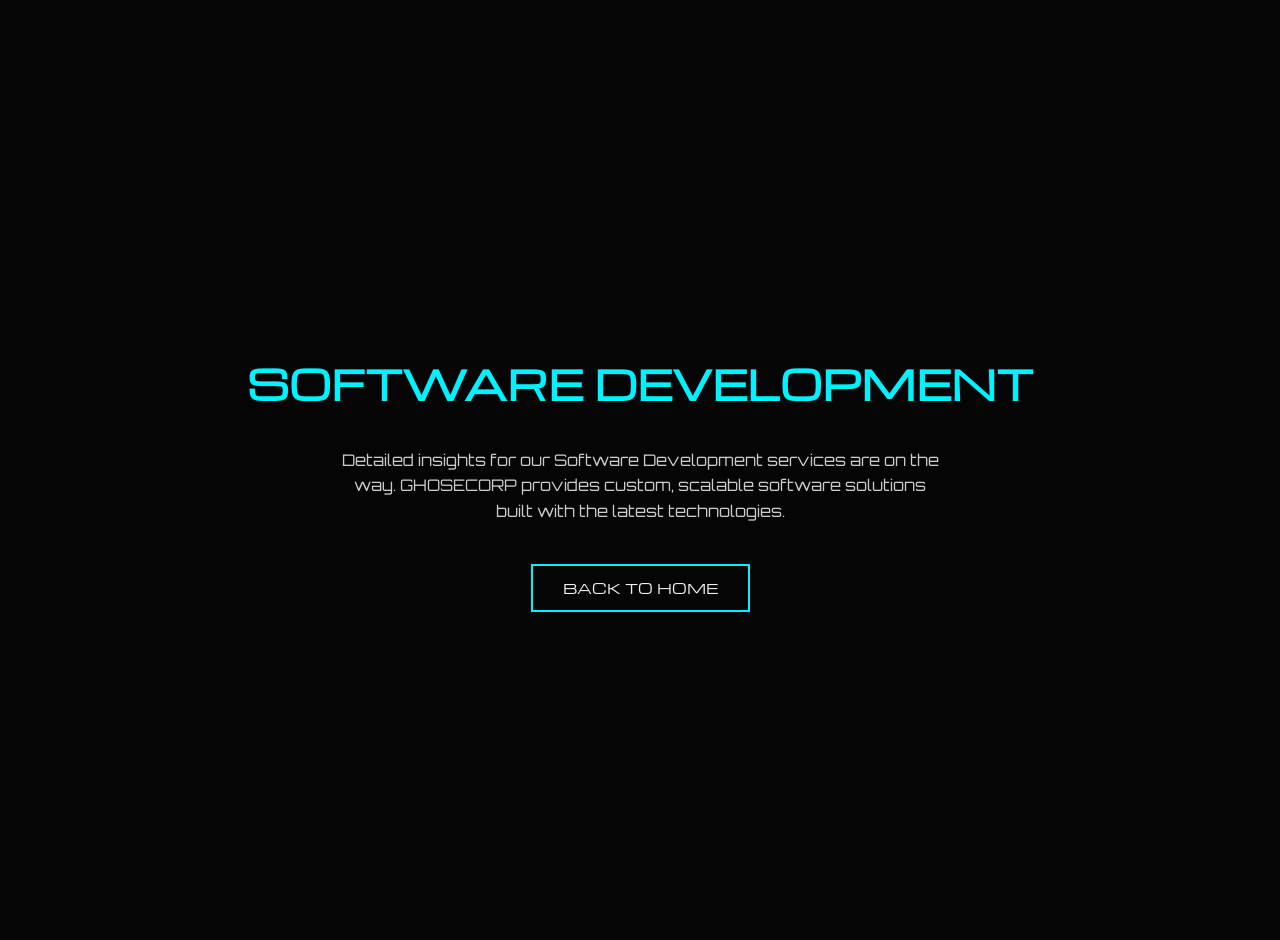
<file: services/software-development/index.html>
<!DOCTYPE html>
<html lang="en">
<head>
    <meta charset="UTF-8">
    <meta name="viewport" content="width=device-width, initial-scale=1.0">
    <title>Software Development | GHOSECORP</title>
    <link href="https://fonts.googleapis.com/css2?family=Michroma&family=Orbitron:wght@400;700&display=swap" rel="stylesheet">
    <style>
        :root {
            --bg-color: #050505;
            --text-color: #f0f0f0;
            --accent-color: #00f2ff;
        }
        body {
            background-color: var(--bg-color);
            color: var(--text-color);
            font-family: 'Orbitron', sans-serif;
            display: flex;
            flex-direction: column;
            align-items: center;
            justify-content: center;
            height: 100vh;
            margin: 0;
            text-align: center;
            padding: 20px;
        }
        h1 {
            font-family: 'Michroma', sans-serif;
            text-transform: uppercase;
            color: var(--accent-color);
            margin-bottom: 20px;
            font-size: 2.5rem;
        }
        p {
            max-width: 600px;
            margin-bottom: 40px;
            line-height: 1.6;
            color: #ccc;
        }
        .back-btn {
            padding: 12px 30px;
            border: 2px solid var(--accent-color);
            color: var(--text-color);
            text-decoration: none;
            font-family: 'Michroma', sans-serif;
            text-transform: uppercase;
            font-size: 14px;
            transition: all 0.3s ease;
        }
        .back-btn:hover {
            background: var(--accent-color);
            color: #111;
        }
    </style>
</head>
<body>
    <h1>Software Development</h1>
    <p>Detailed insights for our Software Development services are on the way. GHOSECORP provides custom, scalable software solutions built with the latest technologies.</p>
    <a href="../../" class="back-btn">Back to Home</a>
</body>
</html>
</file>
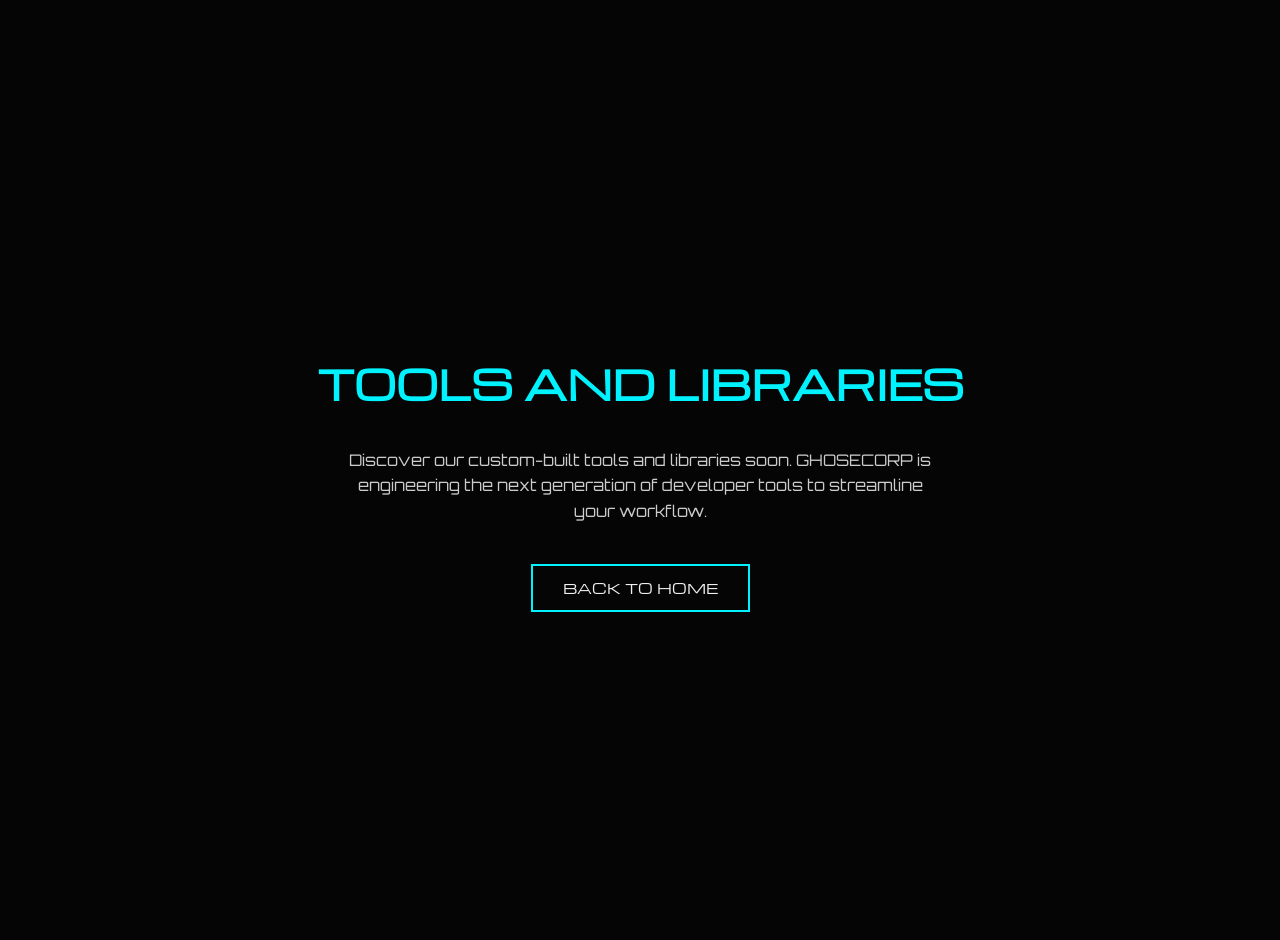
<file: services/tools-and-libraries/index.html>
<!DOCTYPE html>
<html lang="en">
<head>
    <meta charset="UTF-8">
    <meta name="viewport" content="width=device-width, initial-scale=1.0">
    <title>Tools and Libraries | GHOSECORP</title>
    <link href="https://fonts.googleapis.com/css2?family=Michroma&family=Orbitron:wght@400;700&display=swap" rel="stylesheet">
    <style>
        :root {
            --bg-color: #050505;
            --text-color: #f0f0f0;
            --accent-color: #00f2ff;
        }
        body {
            background-color: var(--bg-color);
            color: var(--text-color);
            font-family: 'Orbitron', sans-serif;
            display: flex;
            flex-direction: column;
            align-items: center;
            justify-content: center;
            height: 100vh;
            margin: 0;
            text-align: center;
            padding: 20px;
        }
        h1 {
            font-family: 'Michroma', sans-serif;
            text-transform: uppercase;
            color: var(--accent-color);
            margin-bottom: 20px;
            font-size: 2.5rem;
        }
        p {
            max-width: 600px;
            margin-bottom: 40px;
            line-height: 1.6;
            color: #ccc;
        }
        .back-btn {
            padding: 12px 30px;
            border: 2px solid var(--accent-color);
            color: var(--text-color);
            text-decoration: none;
            font-family: 'Michroma', sans-serif;
            text-transform: uppercase;
            font-size: 14px;
            transition: all 0.3s ease;
        }
        .back-btn:hover {
            background: var(--accent-color);
            color: #111;
        }
    </style>
</head>
<body>
    <h1>Tools and Libraries</h1>
    <p>Discover our custom-built tools and libraries soon. GHOSECORP is engineering the next generation of developer tools to streamline your workflow.</p>
    <a href="../../" class="back-btn">Back to Home</a>
</body>
</html>
</file>
